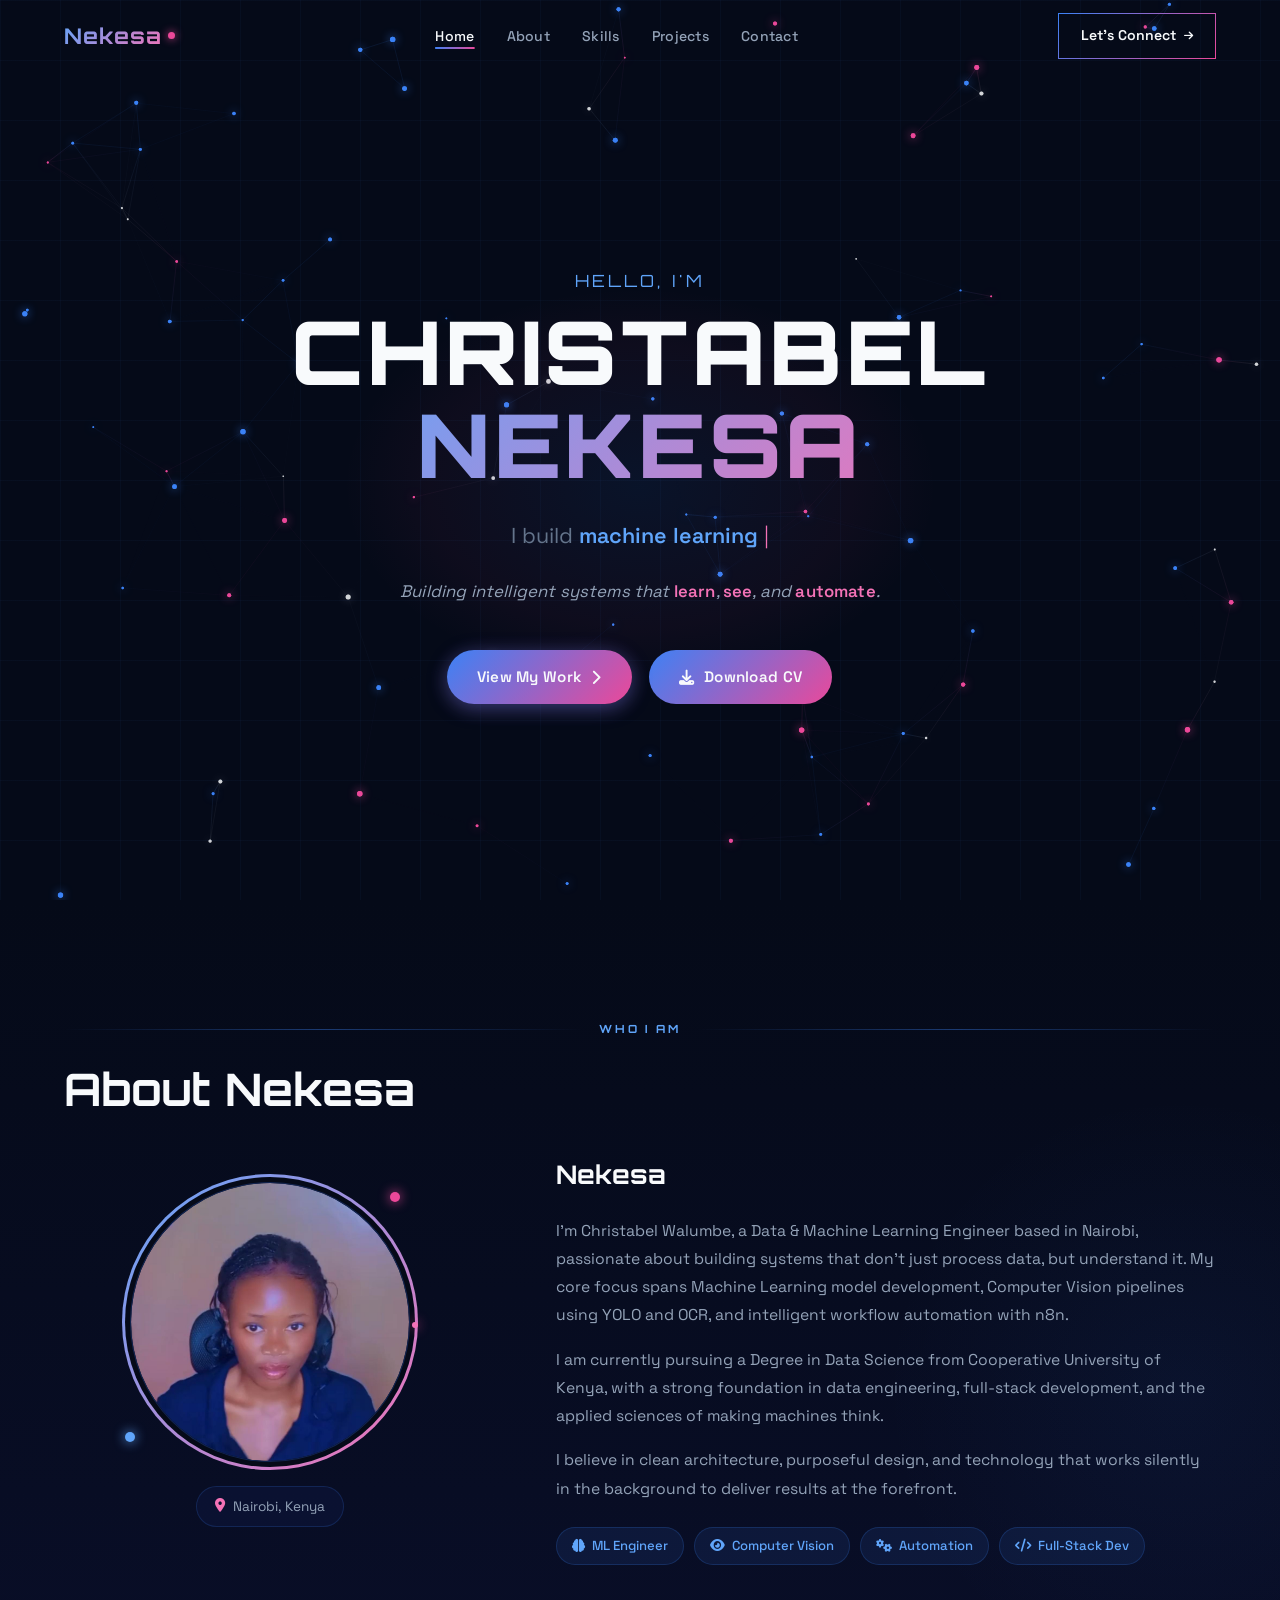
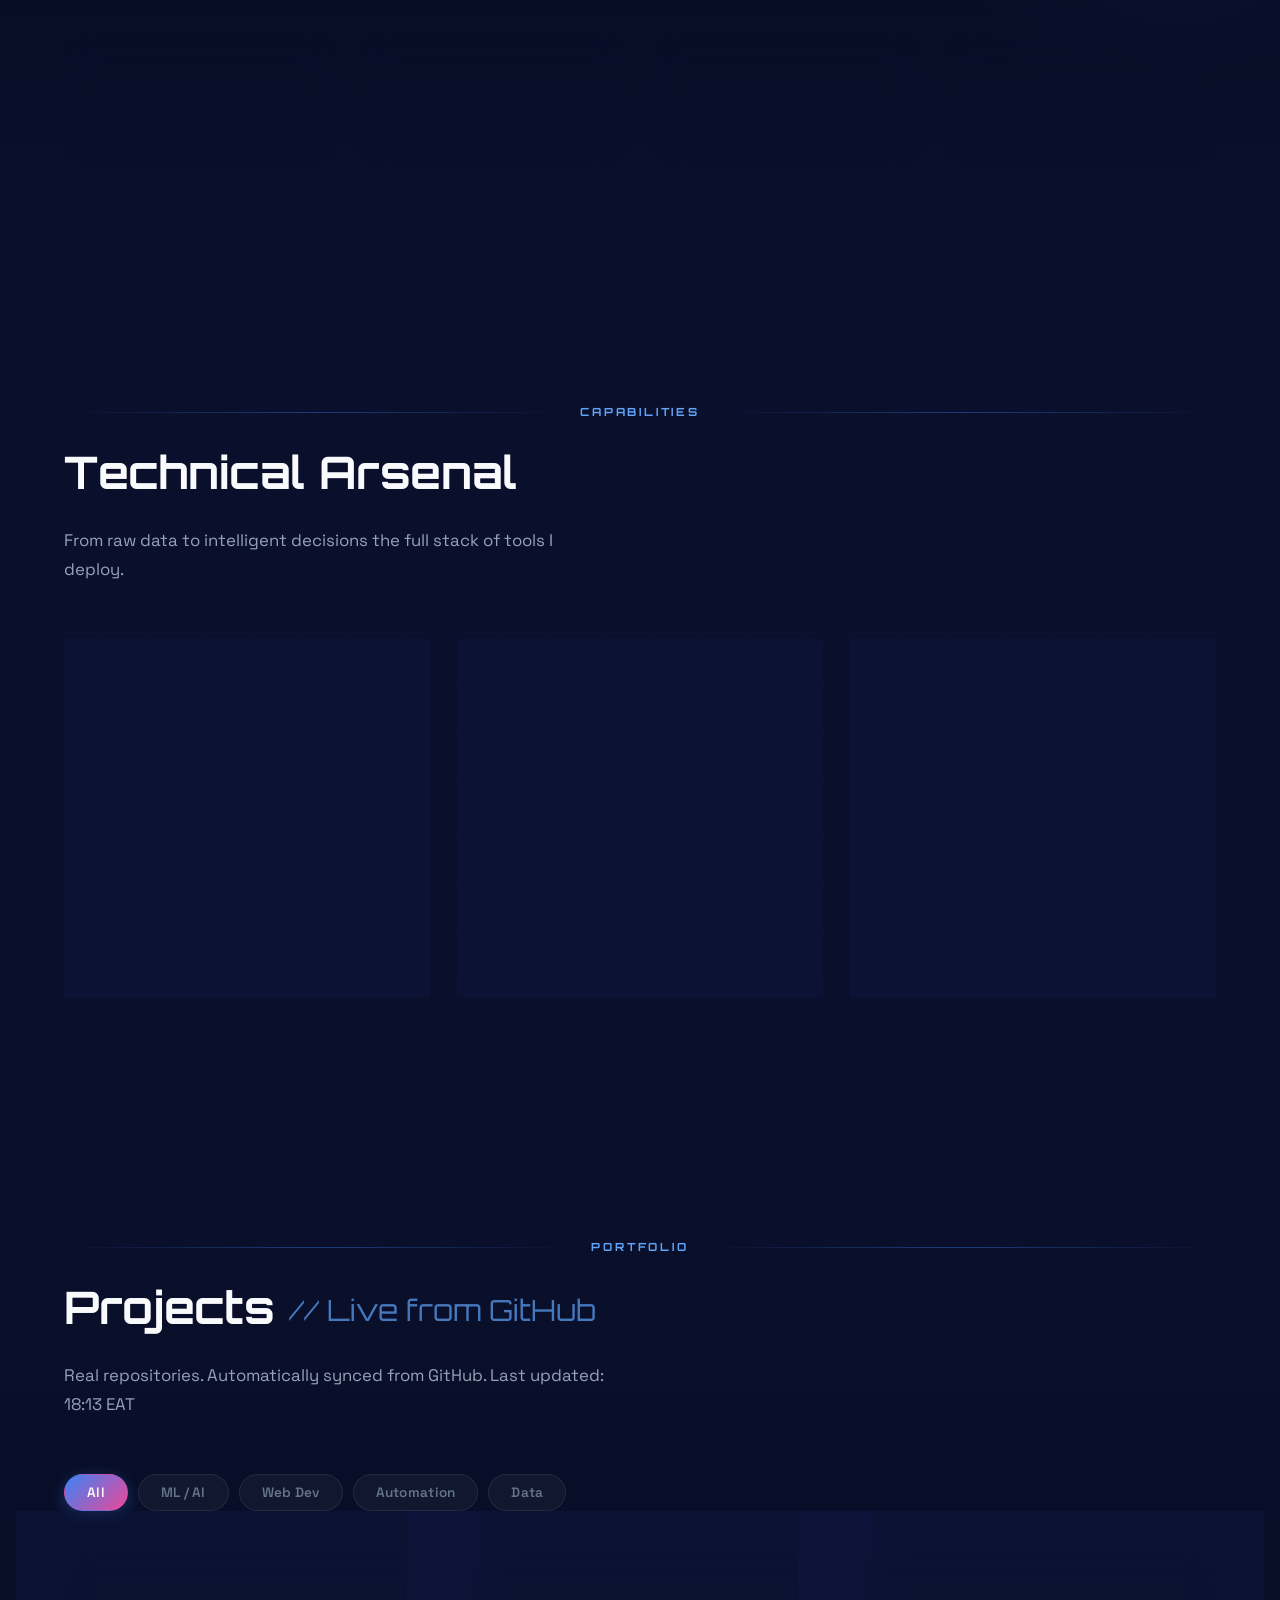
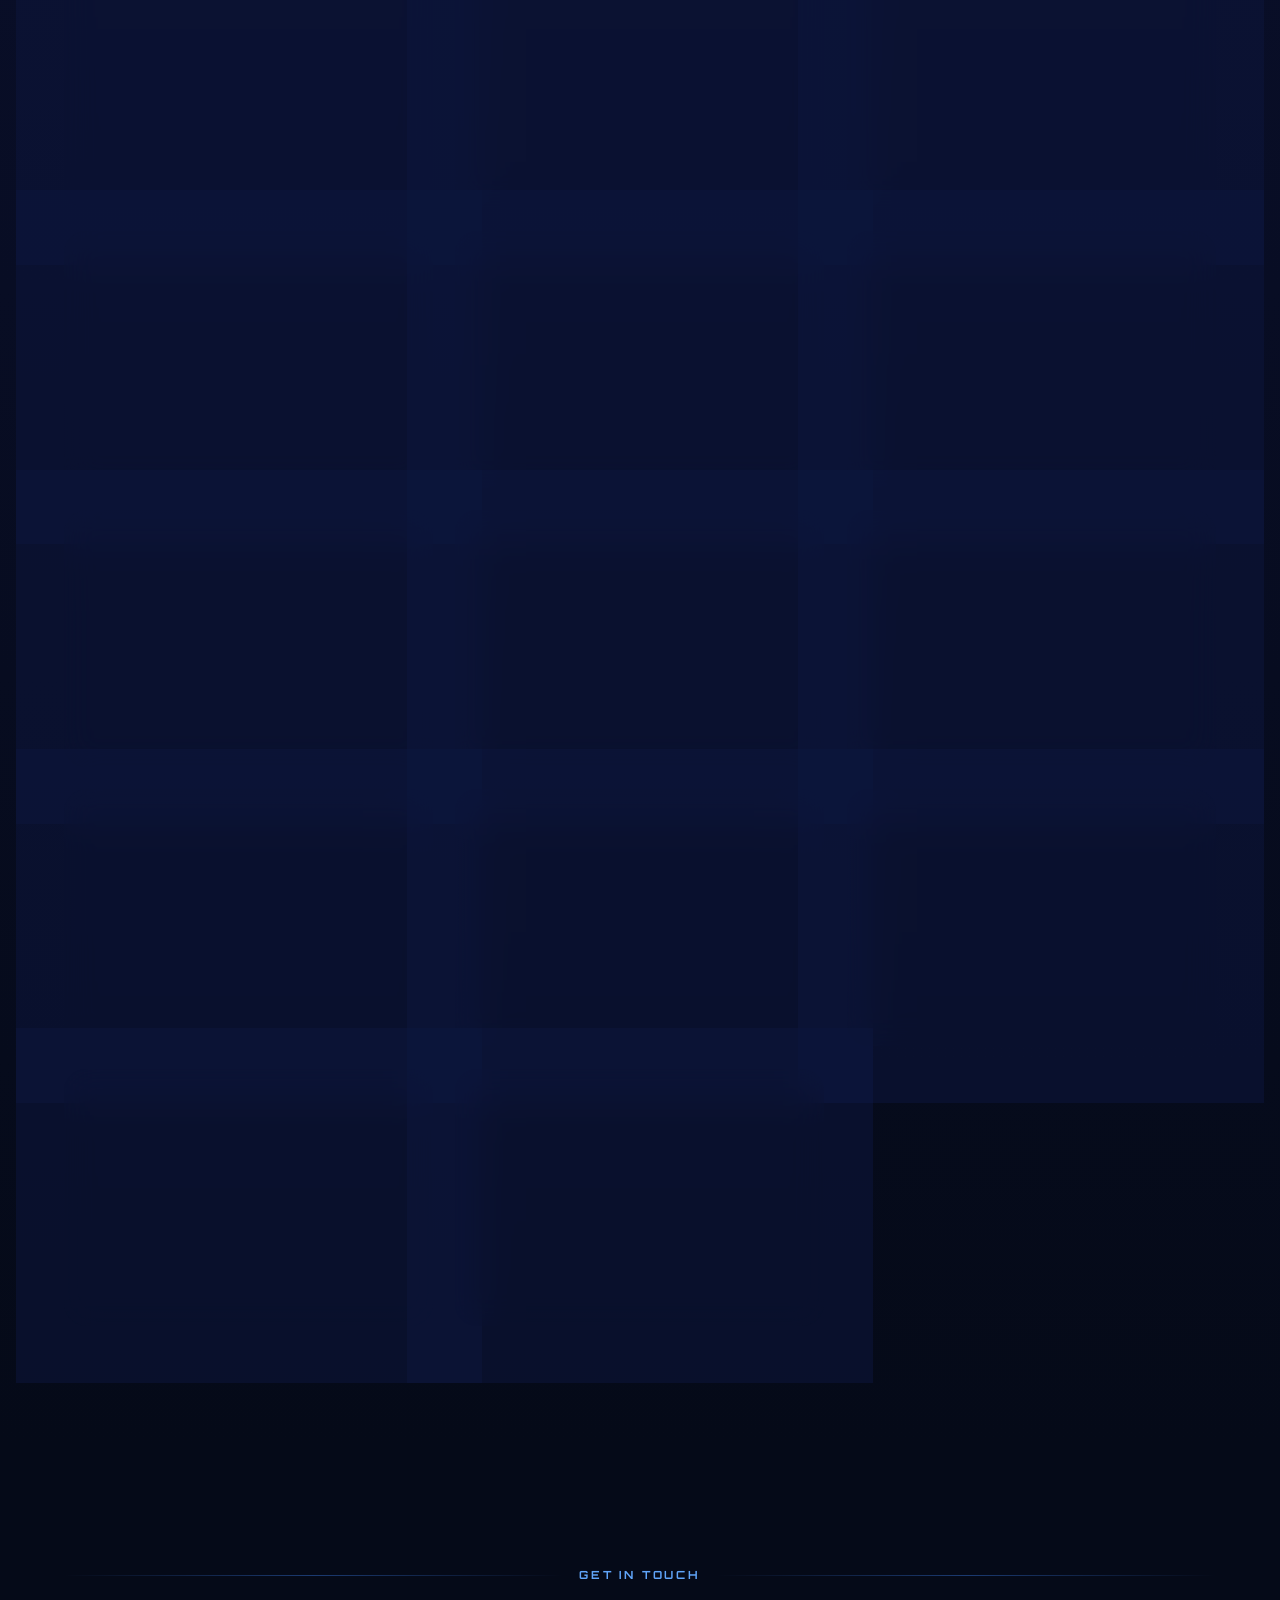
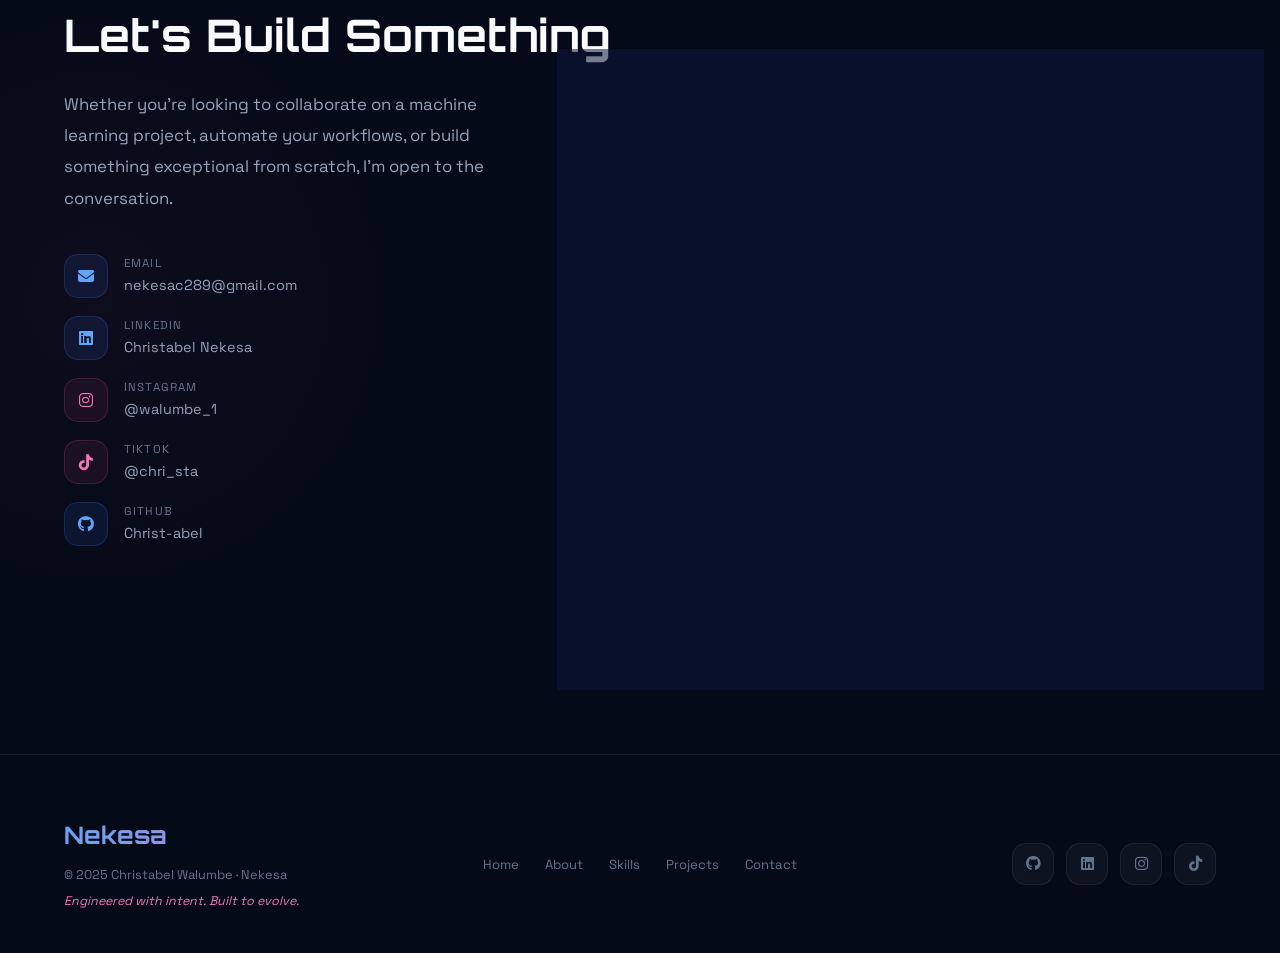
<file: index.html>
<!DOCTYPE html>
<html lang="en">

<head>
  <meta charset="UTF-8" />
  <meta name="viewport" content="width=device-width, initial-scale=1.0" />
  <title>Christabel Nekesa | ML Engineer &amp; Developer</title>
  <meta name="description"
    content="Christabel Walumbe (Nekesa) — Data &amp; Machine Learning Engineer, Computer Vision Specialist, and Automation Architect based in Nairobi. Building intelligent systems that learn, see, and automate." />
  <meta name="keywords"
    content="Machine Learning Engineer, Data Engineer, Computer Vision, YOLO, n8n Automation, Python, React, Nairobi, Kenya, Software Developer" />
  <meta name="author" content="Christabel Walumbe Nekesa" />

  <!-- Open Graph -->
  <meta property="og:title" content="Christabel Nekesa | ML Engineer &amp; Developer" />
  <meta property="og:description"
    content="Building intelligent systems that learn, see, and automate. ML Engineer · Computer Vision · Automation Architect." />
  <meta property="og:type" content="website" />
  <meta property="og:url" content="https://nekesa.dev" />
  <meta property="og:image" content="./assets/og-image.png" />

  <!-- Twitter Card -->
  <meta name="twitter:card" content="summary_large_image" />
  <meta name="twitter:title" content="Christabel Nekesa | ML Engineer &amp; Developer" />
  <meta name="twitter:description" content="Building intelligent systems that learn, see, and automate." />

  <!-- Fonts -->
  <link rel="preconnect" href="https://fonts.googleapis.com" />
  <link rel="preconnect" href="https://fonts.gstatic.com" crossorigin />
  <link
    href="https://fonts.googleapis.com/css2?family=Orbitron:wght@400;600;700;900&family=Space+Grotesk:wght@300;400;500;600;700&family=Inter:wght@300;400;500;600&display=swap"
    rel="stylesheet" />

  <!-- Icons -->
  <link rel="stylesheet" href="https://cdnjs.cloudflare.com/ajax/libs/font-awesome/6.5.0/css/all.min.css" />

  <!-- Styles -->
  <link rel="stylesheet" href="./css/style.css" />
</head>

<body>

  <!-- ============================================================ NAVBAR -->
  <nav class="navbar" id="navbar" role="navigation" aria-label="Main navigation">
    <div class="nav-container">
      <a href="#home" class="nav-logo" aria-label="Nekesa Home">
        <span class="logo-text">Nekesa</span>
        <span class="logo-dot"></span>
      </a>

      <ul class="nav-links" id="nav-links" role="list">
        <li><a href="#home" class="nav-link active" data-section="home">Home</a></li>
        <li><a href="#about" class="nav-link" data-section="about">About</a></li>
        <li><a href="#skills" class="nav-link" data-section="skills">Skills</a></li>
        <li><a href="#projects" class="nav-link" data-section="projects">Projects</a></li>
        <li><a href="#contact" class="nav-link" data-section="contact">Contact</a></li>
      </ul>

      <a href="#contact" class="nav-cta" id="nav-cta-btn" aria-label="Let's Connect">
        <span>Let's Connect</span>
        <i class="fas fa-arrow-right" aria-hidden="true"></i>
      </a>

      <button class="hamburger" id="hamburger" aria-label="Toggle mobile menu" aria-expanded="false"
        aria-controls="nav-links">
        <span class="ham-line"></span>
        <span class="ham-line"></span>
        <span class="ham-line"></span>
      </button>
    </div>
  </nav>

  <!-- ============================================================ MOBILE MENU OVERLAY -->
  <div class="mobile-menu-overlay" id="mobile-overlay" aria-hidden="true">
    <ul class="mobile-nav-links" role="list">
      <li><a href="#home" class="mobile-nav-link">Home</a></li>
      <li><a href="#about" class="mobile-nav-link">About</a></li>
      <li><a href="#skills" class="mobile-nav-link">Skills</a></li>
      <li><a href="#projects" class="mobile-nav-link">Projects</a></li>
      <li><a href="#contact" class="mobile-nav-link">Contact</a></li>
    </ul>
    <a href="#contact" class="mobile-cta">Let's Connect</a>
  </div>

  <!-- ============================================================ HERO -->
  <section class="hero" id="home" aria-label="Hero section">
    <canvas id="hero-canvas" aria-hidden="true"></canvas>
    <div class="hero-grid-overlay" aria-hidden="true"></div>

    <div class="hero-content">
      <div class="hero-greeting" data-aos="fade-up" data-aos-delay="100">
        <span class="greeting-line">Hello, I'm</span>
      </div>

      <h1 class="hero-name" data-aos="fade-up" data-aos-delay="200">
        CHRISTABEL<br /><span class="name-accent">NEKESA</span>
      </h1>

      <div class="hero-typewriter" data-aos="fade-up" data-aos-delay="400" aria-live="polite">
        <span class="typewriter-prefix">I build </span>
        <span class="typewriter-text" id="typewriter-text" aria-label="Dynamic role title"></span>
        <span class="typewriter-cursor" aria-hidden="true">|</span>
      </div>

      <p class="hero-tagline" data-aos="fade-up" data-aos-delay="600">
        Building intelligent systems that <em>learn</em>, <em>see</em>, and <em>automate</em>.
      </p>

      <div class="hero-ctas" data-aos="fade-up" data-aos-delay="800">
        <a href="#projects" class="btn btn-primary" id="view-work-btn">
          <span>View My Work</span>
          <i class="fas fa-chevron-right" aria-hidden="true"></i>
        </a>
        <a href="./assets/CV_Christabel_Nekesa.html" class="btn btn-secondary" id="download-cv-btn"
          download="CV_Christabel_Nekesa.html" target="_blank" aria-label="Download CV">
          <i class="fas fa-download" aria-hidden="true"></i>
          <span>Download CV</span>
        </a>
      </div>
    </div>

  </section>

  <!-- ============================================================ ABOUT -->
  <section class="about section" id="about" aria-label="About section">
    <div class="section-bg-decoration" aria-hidden="true"></div>
    <div class="container">
      <div class="section-label" data-aos="fade-up">
        <span class="label-line"></span>
        <span class="label-text">WHO I AM</span>
        <span class="label-line"></span>
      </div>
      <h2 class="section-title" data-aos="fade-up" data-aos-delay="100">About Nekesa</h2>

      <div class="about-grid">
        <!-- Left: Photo -->
        <div class="about-photo-col" data-aos="fade-right" data-aos-delay="200">
          <div class="photo-wrapper">
            <div class="photo-ring" aria-hidden="true"></div>
            <div class="photo-placeholder" aria-label="Profile photo of Christabel Nekesa">
              <img src="./assets/profile.jpeg" alt="Christabel Nekesa — ML Engineer & Developer" class="profile-photo"
                width="280" height="280" />
            </div>
            <div class="photo-decorations" aria-hidden="true">
              <div class="deco-dot deco-dot-1"></div>
              <div class="deco-dot deco-dot-2"></div>
              <div class="deco-dot deco-dot-3"></div>
              <div class="deco-circuit"></div>
            </div>
          </div>

          <div class="location-badge" data-aos="fade-up" data-aos-delay="400">
            <i class="fas fa-map-marker-alt" aria-hidden="true"></i>
            <span>Nairobi, Kenya</span>
          </div>
        </div>

        <!-- Right: Bio -->
        <div class="about-bio-col" data-aos="fade-left" data-aos-delay="300">
          <div class="bio-header">
            <h3 class="bio-name">Nekesa</h3>
          </div>

          <p class="bio-text">
            I'm Christabel Walumbe, a Data &amp; Machine Learning Engineer based in Nairobi, passionate about building
            systems that don't just process data, but understand it. My core focus spans Machine
            Learning model development, Computer Vision pipelines using YOLO and OCR, and intelligent workflow
            automation with n8n.
          </p>
          <p class="bio-text">
            I am currently pursuing a Degree in Data Science from Cooperative University of Kenya, with a strong
            foundation in data engineering, full-stack development, and the applied sciences of making machines think.
          </p>
          <p class="bio-text">
            I believe in clean architecture, purposeful design, and technology that works silently in the background to
            deliver results at the forefront.
          </p>

          <div class="bio-tags">
            <span class="bio-tag"><i class="fas fa-brain" aria-hidden="true"></i> ML Engineer</span>
            <span class="bio-tag"><i class="fas fa-eye" aria-hidden="true"></i> Computer Vision</span>
            <span class="bio-tag"><i class="fas fa-cogs" aria-hidden="true"></i> Automation</span>
            <span class="bio-tag"><i class="fas fa-code" aria-hidden="true"></i> Full-Stack Dev</span>
          </div>
        </div>
      </div>

      <!-- Stat Cards -->
      <div class="stat-cards" data-aos="fade-up" data-aos-delay="400">
        <div class="stat-card glass-card" id="stat-ml">
          <div class="stat-icon"><i class="fas fa-brain" aria-hidden="true"></i></div>
          <div class="stat-content">
            <div class="stat-number" data-target="12">0</div>
            <div class="stat-label">ML &amp; Computer Vision Projects</div>
          </div>
        </div>
        <div class="stat-card glass-card" id="stat-automation">
          <div class="stat-icon"><i class="fas fa-robot" aria-hidden="true"></i></div>
          <div class="stat-content">
            <div class="stat-number" data-target="20">0</div>
            <div class="stat-label">n8n Automation Workflows</div>
          </div>
        </div>
        <div class="stat-card glass-card" id="stat-web">
          <div class="stat-icon"><i class="fas fa-globe" aria-hidden="true"></i></div>
          <div class="stat-content">
            <div class="stat-number" data-target="15">0</div>
            <div class="stat-label">Web &amp; Software Applications</div>
          </div>
        </div>
        <div class="stat-card glass-card" id="stat-learning">
          <div class="stat-icon"><i class="fas fa-graduation-cap" aria-hidden="true"></i></div>
          <div class="stat-content">
            <div class="stat-badge">ACTIVE</div>
            <div class="stat-label">Currently Levelling Up</div>
          </div>
        </div>
      </div>
    </div>
  </section>

  <!-- ============================================================ SKILLS -->
  <section class="skills section" id="skills" aria-label="Skills section">
    <div class="skills-bg" aria-hidden="true"></div>
    <div class="container">
      <div class="section-label" data-aos="fade-up">
        <span class="label-line"></span>
        <span class="label-text">CAPABILITIES</span>
        <span class="label-line"></span>
      </div>
      <h2 class="section-title" data-aos="fade-up" data-aos-delay="100">Technical Arsenal</h2>
      <p class="section-subtitle" data-aos="fade-up" data-aos-delay="150">
        From raw data to intelligent decisions the full stack of tools I deploy.
      </p>

      <div class="skills-clusters">

        <!-- Cluster 1: Data & ML -->
        <div class="skill-cluster" data-aos="fade-up" data-aos-delay="200">
          <div class="cluster-header">
            <div class="cluster-icon cluster-icon-blue">
              <i class="fas fa-brain" aria-hidden="true"></i>
            </div>
            <h3 class="cluster-title">Data &amp; Machine Learning</h3>
          </div>
          <div class="skill-tags" role="list">
            <span class="skill-tag" role="listitem">Python</span>
            <span class="skill-tag" role="listitem">TensorFlow</span>
            <span class="skill-tag" role="listitem">PyTorch</span>
            <span class="skill-tag" role="listitem">Scikit-learn</span>
            <span class="skill-tag" role="listitem">Pandas</span>
            <span class="skill-tag" role="listitem">NumPy</span>
            <span class="skill-tag" role="listitem">OpenCV</span>
            <span class="skill-tag skill-tag-pink" role="listitem">YOLO v5/v8</span>
            <span class="skill-tag skill-tag-pink" role="listitem">OCR (Tesseract / EasyOCR)</span>
            <span class="skill-tag" role="listitem">Jupyter</span>
            <span class="skill-tag" role="listitem">MLflow</span>
          </div>
        </div>

        <!-- Cluster 2: Engineering & Dev -->
        <div class="skill-cluster" data-aos="fade-up" data-aos-delay="300">
          <div class="cluster-header">
            <div class="cluster-icon cluster-icon-pink">
              <i class="fas fa-code" aria-hidden="true"></i>
            </div>
            <h3 class="cluster-title">Engineering &amp; Development</h3>
          </div>
          <div class="skill-tags" role="list">
            <span class="skill-tag" role="listitem">JavaScript</span>
            <span class="skill-tag" role="listitem">React</span>
            <span class="skill-tag" role="listitem">Node.js</span>
            <span class="skill-tag skill-tag-pink" role="listitem">FastAPI</span>
            <span class="skill-tag" role="listitem">Flask</span>
            <span class="skill-tag" role="listitem">PostgreSQL</span>
            <span class="skill-tag" role="listitem">MongoDB</span>
            <span class="skill-tag" role="listitem">Docker</span>
            <span class="skill-tag" role="listitem">Git / GitHub</span>
            <span class="skill-tag skill-tag-pink" role="listitem">REST APIs</span>
          </div>
        </div>

        <!-- Cluster 3: Automation & Infra -->
        <div class="skill-cluster" data-aos="fade-up" data-aos-delay="400">
          <div class="cluster-header">
            <div class="cluster-icon cluster-icon-blue">
              <i class="fas fa-cogs" aria-hidden="true"></i>
            </div>
            <h3 class="cluster-title">Automation &amp; Infrastructure</h3>
          </div>
          <div class="skill-tags" role="list">
            <span class="skill-tag skill-tag-pink" role="listitem">n8n</span>
            <span class="skill-tag" role="listitem">Webhooks</span>
            <span class="skill-tag" role="listitem">API Integrations</span>
            <span class="skill-tag" role="listitem">GitHub Actions</span>
            <span class="skill-tag" role="listitem">Linux</span>
            <span class="skill-tag" role="listitem">AWS (Basics)</span>
            <span class="skill-tag" role="listitem">GCP (Basics)</span>
          </div>
        </div>
      </div>
    </div>
  </section>

  <!-- ============================================================ PROJECTS -->
  <section class="projects section" id="projects" aria-label="Projects section">
    <div class="container">
      <div class="section-label" data-aos="fade-up">
        <span class="label-line"></span>
        <span class="label-text">PORTFOLIO</span>
        <span class="label-line"></span>
      </div>
      <h2 class="section-title" data-aos="fade-up" data-aos-delay="100">
        Projects <span class="title-comment">// Live from GitHub</span>
      </h2>
      <p class="section-subtitle" data-aos="fade-up" data-aos-delay="150">
        Real repositories. Automatically synced from GitHub. Last updated: <span id="last-updated"
          aria-live="polite">—</span>
      </p>

      <!-- Filter Bar -->
      <div class="project-filters" data-aos="fade-up" data-aos-delay="200" role="group"
        aria-label="Filter projects by category">
        <button class="filter-btn active" data-filter="all" id="filter-all">All</button>
        <button class="filter-btn" data-filter="ml" id="filter-ml">ML / AI</button>
        <button class="filter-btn" data-filter="web" id="filter-web">Web Dev</button>
        <button class="filter-btn" data-filter="automation" id="filter-automation">Automation</button>
        <button class="filter-btn" data-filter="data" id="filter-data">Data</button>
      </div>

      <!-- Project Grid -->
      <div class="projects-grid" id="projects-grid" role="list" aria-label="Project cards">
        <!-- Skeleton loaders shown on first load -->
        <div class="project-skeleton glass-card" aria-hidden="true"></div>
        <div class="project-skeleton glass-card" aria-hidden="true"></div>
        <div class="project-skeleton glass-card" aria-hidden="true"></div>
        <div class="project-skeleton glass-card" aria-hidden="true"></div>
        <div class="project-skeleton glass-card" aria-hidden="true"></div>
        <div class="project-skeleton glass-card" aria-hidden="true"></div>
      </div>

      <!-- Error State -->
      <div class="projects-error" id="projects-error" aria-live="polite" style="display:none;">
        <i class="fas fa-exclamation-triangle" aria-hidden="true"></i>
        <p>Could not fetch projects. <button onclick="fetchGitHubRepos(true)" id="retry-projects-btn">Retry</button></p>
      </div>

      <!-- Empty State -->
      <div class="projects-empty" id="projects-empty" style="display:none;">
        <i class="fas fa-folder-open" aria-hidden="true"></i>
        <p>No projects found for this filter.</p>
      </div>
    </div>
  </section>

  <!-- ============================================================ CONTACT -->
  <section class="contact section" id="contact" aria-label="Contact section">
    <div class="contact-bg" aria-hidden="true"></div>
    <div class="container">
      <div class="section-label" data-aos="fade-up">
        <span class="label-line"></span>
        <span class="label-text">GET IN TOUCH</span>
        <span class="label-line"></span>
      </div>
      <h2 class="section-title" data-aos="fade-up" data-aos-delay="100">Let's Build Something</h2>

      <div class="contact-grid">
        <!-- Left: Info -->
        <div class="contact-info" data-aos="fade-right" data-aos-delay="200">
          <p class="contact-pitch">
            Whether you're looking to collaborate on a machine learning project, automate your workflows, or build
            something exceptional from scratch, I'm open to the conversation.
          </p>

          <ul class="contact-details" role="list">
            <li class="contact-item">
              <div class="contact-icon-wrap">
                <i class="fas fa-envelope" aria-hidden="true"></i>
              </div>
              <div class="contact-text">
                <span class="contact-label">Email</span>
                <a href="mailto:nekesac289@gmail.com" class="contact-link">nekesac289@gmail.com</a>
              </div>
            </li>
            <li class="contact-item">
              <div class="contact-icon-wrap">
                <i class="fab fa-linkedin" aria-hidden="true"></i>
              </div>
              <div class="contact-text">
                <span class="contact-label">LinkedIn</span>
                <a href="https://www.linkedin.com/in/christabel-nekesa-a18534292" target="_blank"
                  rel="noopener noreferrer" class="contact-link">Christabel Nekesa</a>
              </div>
            </li>
            <li class="contact-item">
              <div class="contact-icon-wrap contact-icon-pink">
                <i class="fab fa-instagram" aria-hidden="true"></i>
              </div>
              <div class="contact-text">
                <span class="contact-label">Instagram</span>
                <a href="https://www.instagram.com/walumbe_1" target="_blank" rel="noopener noreferrer"
                  class="contact-link">@walumbe_1</a>
              </div>
            </li>
            <li class="contact-item">
              <div class="contact-icon-wrap contact-icon-pink">
                <i class="fab fa-tiktok" aria-hidden="true"></i>
              </div>
              <div class="contact-text">
                <span class="contact-label">TikTok</span>
                <a href="https://tiktok.com/@chri_sta" target="_blank" rel="noopener noreferrer"
                  class="contact-link">@chri_sta</a>
              </div>
            </li>
            <li class="contact-item">
              <div class="contact-icon-wrap">
                <i class="fab fa-github" aria-hidden="true"></i>
              </div>
              <div class="contact-text">
                <span class="contact-label">GitHub</span>
                <a href="https://github.com/Christ-abel" target="_blank" rel="noopener noreferrer"
                  class="contact-link">Christ-abel</a>
              </div>
            </li>
          </ul>
        </div>

        <!-- Right: Form -->
        <div class="contact-form-wrap" data-aos="fade-left" data-aos-delay="300">
          <form class="contact-form glass-card" id="contact-form" action="https://formspree.io/f/meevrdwb" method="POST"
            aria-label="Contact form">
            <div class="form-row">
              <div class="form-group">
                <label for="contact-name" class="form-label">Name</label>
                <input type="text" id="contact-name" name="name" class="form-input" placeholder="Your full name"
                  required autocomplete="name" />
              </div>
              <div class="form-group">
                <label for="contact-email" class="form-label">Email</label>
                <input type="email" id="contact-email" name="email" class="form-input" placeholder="your@email.com"
                  required autocomplete="email" />
              </div>
            </div>
            <div class="form-group">
              <label for="contact-subject" class="form-label">Subject</label>
              <input type="text" id="contact-subject" name="subject" class="form-input" placeholder="What's this about?"
                required />
            </div>
            <div class="form-group">
              <label for="contact-message" class="form-label">Message</label>
              <textarea id="contact-message" name="message" class="form-input form-textarea"
                placeholder="Tell me about your project, idea, or collaboration..." rows="5" required></textarea>
            </div>

            <input type="hidden" name="_subject" value="New message from Nekesa Portfolio" />

            <button type="submit" class="btn btn-primary btn-full" id="send-message-btn">
              <span class="btn-text">Send Message</span>
              <i class="fas fa-paper-plane" aria-hidden="true"></i>
            </button>

            <div class="form-feedback" id="form-feedback" aria-live="polite"></div>
          </form>
        </div>
      </div>
    </div>
  </section>

  <!-- ============================================================ FOOTER -->
  <footer class="footer" aria-label="Footer">
    <div class="container footer-container">
      <div class="footer-left">
        <a href="#home" class="footer-logo">Nekesa</a>
        <p class="footer-copy">© 2025 Christabel Walumbe · Nekesa</p>
        <p class="footer-tagline"><em>Engineered with intent. Built to evolve.</em></p>
      </div>

      <div class="footer-center">
        <nav aria-label="Footer navigation">
          <ul class="footer-links" role="list">
            <li><a href="#home" class="footer-link">Home</a></li>
            <li><a href="#about" class="footer-link">About</a></li>
            <li><a href="#skills" class="footer-link">Skills</a></li>
            <li><a href="#projects" class="footer-link">Projects</a></li>
            <li><a href="#contact" class="footer-link">Contact</a></li>
          </ul>
        </nav>
      </div>

      <div class="footer-right">
        <div class="footer-socials">
          <a href="https://github.com/Christ-abel" target="_blank" rel="noopener noreferrer" class="social-icon"
            aria-label="GitHub">
            <i class="fab fa-github" aria-hidden="true"></i>
          </a>
          <a href="https://www.linkedin.com/in/christabel-nekesa-a18534292" target="_blank" rel="noopener noreferrer"
            class="social-icon" aria-label="LinkedIn">
            <i class="fab fa-linkedin" aria-hidden="true"></i>
          </a>
          <a href="https://www.instagram.com/walumbe_1" target="_blank" rel="noopener noreferrer" class="social-icon"
            aria-label="Instagram">
            <i class="fab fa-instagram" aria-hidden="true"></i>
          </a>
          <a href="https://tiktok.com/@chri_sta" target="_blank" rel="noopener noreferrer" class="social-icon"
            aria-label="TikTok">
            <i class="fab fa-tiktok" aria-hidden="true"></i>
          </a>
        </div>
      </div>
    </div>
  </footer>

  <!-- Scripts -->
  <script src="./js/canvas.js"></script>
  <script src="./js/main.js"></script>
  <script src="./js/github.js"></script>
</body>

</html>
</file>
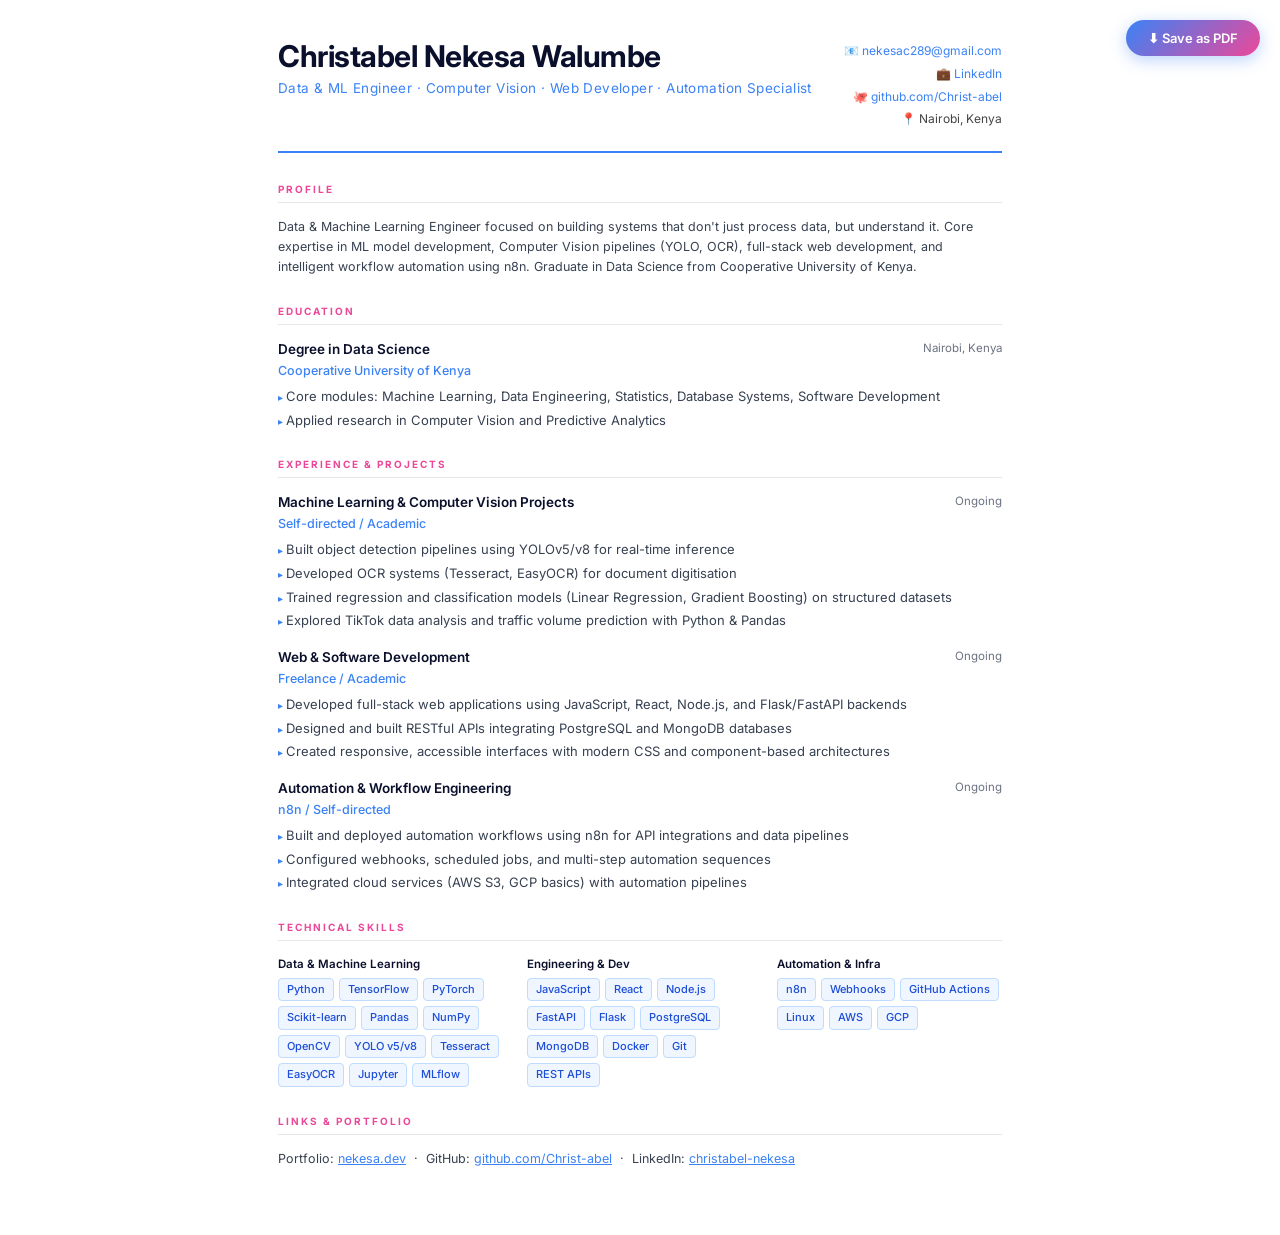
<file: assets/CV_Christabel_Nekesa.html>
<!DOCTYPE html>
<html lang="en">
<head>
  <meta charset="UTF-8" />
  <meta name="viewport" content="width=device-width, initial-scale=1.0"/>
  <title>CV – Christabel Nekesa Walumbe</title>
  <link href="https://fonts.googleapis.com/css2?family=Inter:wght@300;400;500;600;700&display=swap" rel="stylesheet"/>
  <style>
    *, *::before, *::after { box-sizing: border-box; margin: 0; padding: 0; }

    body {
      font-family: 'Inter', sans-serif;
      font-size: 13px;
      line-height: 1.6;
      color: #1a1a2e;
      background: #fff;
      max-width: 820px;
      margin: 0 auto;
      padding: 40px 48px;
    }

    /* ---- HEADER ---- */
    .cv-header {
      display: flex;
      justify-content: space-between;
      align-items: flex-start;
      border-bottom: 2.5px solid #3B82F6;
      padding-bottom: 20px;
      margin-bottom: 28px;
    }
    .cv-name {
      font-size: 30px;
      font-weight: 700;
      color: #0A0F2C;
      letter-spacing: -0.5px;
      line-height: 1.1;
    }
    .cv-title {
      font-size: 13.5px;
      font-weight: 400;
      color: #3B82F6;
      margin-top: 5px;
      letter-spacing: 0.03em;
    }
    .cv-contacts {
      text-align: right;
      font-size: 12px;
      color: #444;
      line-height: 1.9;
    }
    .cv-contacts a { color: #3B82F6; text-decoration: none; }

    /* ---- SECTIONS ---- */
    .cv-section { margin-bottom: 26px; }
    .cv-section-title {
      font-size: 10px;
      font-weight: 700;
      text-transform: uppercase;
      letter-spacing: 0.2em;
      color: #EC4899;
      border-bottom: 1px solid #e5e7eb;
      padding-bottom: 5px;
      margin-bottom: 14px;
    }

    /* ---- ENTRY ---- */
    .entry { margin-bottom: 16px; }
    .entry-header {
      display: flex;
      justify-content: space-between;
      align-items: flex-start;
      margin-bottom: 4px;
    }
    .entry-title {
      font-size: 13.5px;
      font-weight: 600;
      color: #0A0F2C;
    }
    .entry-org {
      font-size: 12.5px;
      color: #3B82F6;
      font-weight: 500;
    }
    .entry-date {
      font-size: 11.5px;
      color: #6b7280;
      white-space: nowrap;
      margin-left: 12px;
    }
    .entry-desc {
      font-size: 12.5px;
      color: #374151;
      margin-top: 3px;
    }
    ul.entry-bullets {
      list-style: none;
      margin-top: 5px;
    }
    ul.entry-bullets li::before {
      content: "▸ ";
      color: #3B82F6;
      font-size: 10px;
    }
    ul.entry-bullets li {
      margin-bottom: 3px;
      padding-left: 12px;
      text-indent: -12px;
      color: #374151;
    }

    /* ---- SKILLS GRID ---- */
    .skills-grid {
      display: grid;
      grid-template-columns: repeat(3, 1fr);
      gap: 12px 24px;
    }
    .skill-group-title {
      font-size: 11.5px;
      font-weight: 600;
      color: #0A0F2C;
      margin-bottom: 4px;
    }
    .skill-tags {
      display: flex;
      flex-wrap: wrap;
      gap: 5px;
    }
    .skill-tag {
      background: #EFF6FF;
      color: #1D4ED8;
      border: 1px solid #BFDBFE;
      border-radius: 4px;
      padding: 2px 8px;
      font-size: 11px;
      font-weight: 500;
    }

    /* ---- PRINT ---- */
    @media print {
      body { padding: 24px 32px; }
      .print-btn { display: none; }
    }

    /* ---- PRINT BUTTON ---- */
    .print-btn {
      position: fixed;
      top: 20px;
      right: 20px;
      background: linear-gradient(135deg, #3B82F6, #EC4899);
      color: #fff;
      border: none;
      padding: 10px 22px;
      border-radius: 999px;
      font-family: 'Inter', sans-serif;
      font-size: 13px;
      font-weight: 600;
      cursor: pointer;
      box-shadow: 0 4px 16px rgba(59,130,246,0.35);
    }
    .print-btn:hover { opacity: 0.9; }
  </style>
</head>
<body>

  <button class="print-btn" onclick="window.print()">⬇ Save as PDF</button>

  <!-- HEADER -->
  <header class="cv-header">
    <div>
      <div class="cv-name">Christabel Nekesa Walumbe</div>
      <div class="cv-title">Data &amp; ML Engineer · Computer Vision · Web Developer · Automation Specialist</div>
    </div>
    <div class="cv-contacts">
      <div>📧 <a href="mailto:nekesac289@gmail.com">nekesac289@gmail.com</a></div>
      <div>💼 <a href="https://linkedin.com/in/christabel-nekesa-a18534292">LinkedIn</a></div>
      <div>🐙 <a href="https://github.com/Christ-abel">github.com/Christ-abel</a></div>
      <div>📍 Nairobi, Kenya</div>
    </div>
  </header>

  <!-- PROFILE -->
  <section class="cv-section">
    <div class="cv-section-title">Profile</div>
    <p class="entry-desc">
      Data &amp; Machine Learning Engineer focused on building systems that don't just process data, but understand it.
      Core expertise in ML model development, Computer Vision pipelines (YOLO, OCR), full-stack web development,
      and intelligent workflow automation using n8n. Graduate in Data Science from Cooperative University of Kenya.
    </p>
  </section>

  <!-- EDUCATION -->
  <section class="cv-section">
    <div class="cv-section-title">Education</div>
    <div class="entry">
      <div class="entry-header">
        <div>
          <div class="entry-title">Degree in Data Science</div>
          <div class="entry-org">Cooperative University of Kenya</div>
        </div>
        <div class="entry-date">Nairobi, Kenya</div>
      </div>
      <ul class="entry-bullets">
        <li>Core modules: Machine Learning, Data Engineering, Statistics, Database Systems, Software Development</li>
        <li>Applied research in Computer Vision and Predictive Analytics</li>
      </ul>
    </div>
  </section>

  <!-- EXPERIENCE -->
  <section class="cv-section">
    <div class="cv-section-title">Experience &amp; Projects</div>

    <div class="entry">
      <div class="entry-header">
        <div>
          <div class="entry-title">Machine Learning &amp; Computer Vision Projects</div>
          <div class="entry-org">Self-directed / Academic</div>
        </div>
        <div class="entry-date">Ongoing</div>
      </div>
      <ul class="entry-bullets">
        <li>Built object detection pipelines using YOLOv5/v8 for real-time inference</li>
        <li>Developed OCR systems (Tesseract, EasyOCR) for document digitisation</li>
        <li>Trained regression and classification models (Linear Regression, Gradient Boosting) on structured datasets</li>
        <li>Explored TikTok data analysis and traffic volume prediction with Python &amp; Pandas</li>
      </ul>
    </div>

    <div class="entry">
      <div class="entry-header">
        <div>
          <div class="entry-title">Web &amp; Software Development</div>
          <div class="entry-org">Freelance / Academic</div>
        </div>
        <div class="entry-date">Ongoing</div>
      </div>
      <ul class="entry-bullets">
        <li>Developed full-stack web applications using JavaScript, React, Node.js, and Flask/FastAPI backends</li>
        <li>Designed and built RESTful APIs integrating PostgreSQL and MongoDB databases</li>
        <li>Created responsive, accessible interfaces with modern CSS and component-based architectures</li>
      </ul>
    </div>

    <div class="entry">
      <div class="entry-header">
        <div>
          <div class="entry-title">Automation &amp; Workflow Engineering</div>
          <div class="entry-org">n8n / Self-directed</div>
        </div>
        <div class="entry-date">Ongoing</div>
      </div>
      <ul class="entry-bullets">
        <li>Built and deployed automation workflows using n8n for API integrations and data pipelines</li>
        <li>Configured webhooks, scheduled jobs, and multi-step automation sequences</li>
        <li>Integrated cloud services (AWS S3, GCP basics) with automation pipelines</li>
      </ul>
    </div>
  </section>

  <!-- SKILLS -->
  <section class="cv-section">
    <div class="cv-section-title">Technical Skills</div>
    <div class="skills-grid">
      <div>
        <div class="skill-group-title">Data &amp; Machine Learning</div>
        <div class="skill-tags">
          <span class="skill-tag">Python</span>
          <span class="skill-tag">TensorFlow</span>
          <span class="skill-tag">PyTorch</span>
          <span class="skill-tag">Scikit-learn</span>
          <span class="skill-tag">Pandas</span>
          <span class="skill-tag">NumPy</span>
          <span class="skill-tag">OpenCV</span>
          <span class="skill-tag">YOLO v5/v8</span>
          <span class="skill-tag">Tesseract</span>
          <span class="skill-tag">EasyOCR</span>
          <span class="skill-tag">Jupyter</span>
          <span class="skill-tag">MLflow</span>
        </div>
      </div>
      <div>
        <div class="skill-group-title">Engineering &amp; Dev</div>
        <div class="skill-tags">
          <span class="skill-tag">JavaScript</span>
          <span class="skill-tag">React</span>
          <span class="skill-tag">Node.js</span>
          <span class="skill-tag">FastAPI</span>
          <span class="skill-tag">Flask</span>
          <span class="skill-tag">PostgreSQL</span>
          <span class="skill-tag">MongoDB</span>
          <span class="skill-tag">Docker</span>
          <span class="skill-tag">Git</span>
          <span class="skill-tag">REST APIs</span>
        </div>
      </div>
      <div>
        <div class="skill-group-title">Automation &amp; Infra</div>
        <div class="skill-tags">
          <span class="skill-tag">n8n</span>
          <span class="skill-tag">Webhooks</span>
          <span class="skill-tag">GitHub Actions</span>
          <span class="skill-tag">Linux</span>
          <span class="skill-tag">AWS</span>
          <span class="skill-tag">GCP</span>
        </div>
      </div>
    </div>
  </section>

  <!-- LINKS -->
  <section class="cv-section">
    <div class="cv-section-title">Links &amp; Portfolio</div>
    <div class="entry-desc">
      Portfolio: <a href="https://nekesa.dev" style="color:#3B82F6;">nekesa.dev</a> &nbsp;·&nbsp;
      GitHub: <a href="https://github.com/Christ-abel" style="color:#3B82F6;">github.com/Christ-abel</a> &nbsp;·&nbsp;
      LinkedIn: <a href="https://linkedin.com/in/christabel-nekesa-a18534292" style="color:#3B82F6;">christabel-nekesa</a>
    </div>
  </section>

</body>
</html>
</file>
<file: css/style.css>
/* ============================================================
   NEKESA PORTFOLIO — STYLE SYSTEM
   ============================================================ */

/* ---- 1. DESIGN TOKENS ------------------------------------ */
:root {
  --bg-deep:        #050A18;
  --bg-dark:        #0A0F2C;
  --bg-card:        rgba(10, 15, 44, 0.65);
  --bg-card-hover:  rgba(16, 23, 58, 0.85);

  --blue-400:       #60A5FA;
  --blue-500:       #3B82F6;
  --blue-600:       #2563EB;
  --pink-400:       #F472B6;
  --pink-500:       #EC4899;
  --pink-600:       #DB2777;

  --text-white:     #F8FAFC;
  --text-muted:     #94A3B8;
  --text-dim:       #64748B;

  --gradient-bp:    linear-gradient(135deg, var(--blue-500), var(--pink-500));
  --gradient-pb:    linear-gradient(135deg, var(--pink-500), var(--blue-500));
  --gradient-hero:  linear-gradient(135deg, var(--blue-400) 0%, var(--pink-400) 100%);

  --glass-bg:       rgba(14, 22, 60, 0.55);
  --glass-border:   rgba(59, 130, 246, 0.18);
  --glass-blur:     blur(16px);

  --border-subtle:  rgba(255,255,255,0.06);
  --border-glow:    rgba(59,130,246,0.35);

  --shadow-glow-blue: 0 0 40px rgba(59,130,246,0.22), 0 0 80px rgba(59,130,246,0.08);
  --shadow-glow-pink: 0 0 40px rgba(236,72,153,0.22), 0 0 80px rgba(236,72,153,0.08);
  --shadow-card:      0 8px 32px rgba(0,0,0,0.45), 0 0 0 1px var(--glass-border);

  --font-display:   'Orbitron', 'Space Grotesk', sans-serif;
  --font-body:      'Space Grotesk', 'Inter', sans-serif;
  --font-mono:      'Inter', monospace;

  --radius-sm:      8px;
  --radius-md:      14px;
  --radius-lg:      22px;
  --radius-pill:    999px;

  --transition-fast:   0.18s ease;
  --transition-base:   0.3s ease;
  --transition-slow:   0.55s cubic-bezier(0.23, 1, 0.32, 1);

  --nav-h:          72px;
  --section-pad:    120px;
}

/* ---- 2. RESET & BASE ------------------------------------- */
*, *::before, *::after { box-sizing: border-box; margin: 0; padding: 0; }
html { scroll-behavior: smooth; font-size: 16px; }
body {
  background: var(--bg-deep);
  color: var(--text-white);
  font-family: var(--font-body);
  line-height: 1.7;
  overflow-x: hidden;
  -webkit-font-smoothing: antialiased;
}
a { color: inherit; text-decoration: none; }
ul { list-style: none; }
img { display: block; max-width: 100%; }
button { cursor: pointer; font-family: inherit; border: none; background: none; }

.container {
  max-width: 1200px;
  margin: 0 auto;
  padding: 0 24px;
  position: relative;
  z-index: 1;
}
.section { padding: var(--section-pad) 0; position: relative; overflow: hidden; }

/* ---- 3. SCROLLBAR ---------------------------------------- */
::-webkit-scrollbar { width: 6px; }
::-webkit-scrollbar-track { background: var(--bg-deep); }
::-webkit-scrollbar-thumb { background: var(--blue-500); border-radius: 3px; }

/* ---- 4. SELECTION ---------------------------------------- */
::selection { background: rgba(59,130,246,0.3); color: var(--text-white); }

/* ============================================================
   COMPONENTS
   ============================================================ */

/* ---- GLASS CARD ------------------------------------------ */
.glass-card {
  background: var(--glass-bg);
  border: 1px solid var(--glass-border);
  backdrop-filter: var(--glass-blur);
  -webkit-backdrop-filter: var(--glass-blur);
  border-radius: var(--radius-lg);
  box-shadow: var(--shadow-card);
}

/* ---- BUTTONS --------------------------------------------- */
.btn {
  display: inline-flex;
  align-items: center;
  gap: 10px;
  padding: 14px 30px;
  border-radius: var(--radius-pill);
  font-family: var(--font-body);
  font-size: 0.95rem;
  font-weight: 600;
  letter-spacing: 0.02em;
  transition: all var(--transition-base);
  position: relative;
  overflow: hidden;
  white-space: nowrap;
}
.btn::before {
  content: '';
  position: absolute;
  inset: 0;
  background: rgba(255,255,255,0.06);
  opacity: 0;
  transition: opacity var(--transition-fast);
}
.btn:hover::before { opacity: 1; }

.btn-primary {
  background: var(--gradient-bp);
  color: var(--text-white);
  box-shadow: 0 4px 20px rgba(59,130,246,0.35), 0 4px 20px rgba(236,72,153,0.2);
}
.btn-primary:hover {
  transform: translateY(-2px);
  box-shadow: 0 8px 32px rgba(59,130,246,0.5), 0 8px 32px rgba(236,72,153,0.3);
}
.btn-secondary {
  background: transparent;
  color: var(--text-white);
  border: 1.5px solid transparent;
  background-clip: padding-box;
  position: relative;
}
.btn-secondary::after {
  content: '';
  position: absolute;
  inset: -1.5px;
  border-radius: inherit;
  background: var(--gradient-bp);
  z-index: -1;
}
.btn-secondary:hover {
  background: rgba(59,130,246,0.08);
  transform: translateY(-2px);
}
.btn-full { width: 100%; justify-content: center; }

/* ---- SECTION LABELS -------------------------------------- */
.section-label {
  display: flex;
  align-items: center;
  gap: 16px;
  margin-bottom: 12px;
}
.label-text {
  font-family: var(--font-display);
  font-size: 0.7rem;
  font-weight: 700;
  letter-spacing: 0.25em;
  color: var(--blue-400);
  white-space: nowrap;
}
.label-line {
  flex: 1;
  height: 1px;
  background: linear-gradient(90deg, transparent, var(--blue-500), transparent);
  opacity: 0.4;
}

/* ---- SECTION TITLES -------------------------------------- */
.section-title {
  font-family: var(--font-display);
  font-size: clamp(1.8rem, 3.5vw, 2.8rem);
  font-weight: 700;
  color: var(--text-white);
  margin-bottom: 16px;
}
.section-subtitle {
  font-size: 1.05rem;
  color: var(--text-muted);
  max-width: 540px;
  margin-bottom: 56px;
}
.title-comment {
  color: var(--blue-400);
  font-size: 0.65em;
  font-weight: 400;
  opacity: 0.7;
  vertical-align: middle;
}

/* AOS-like animation system */
/* Only hides elements when JS is running AND viewport is real (not 0x0) */
body.js-ready [data-aos]:not(.aos-visible) {
  opacity: 0;
  transform: translateY(24px);
  transition: opacity 0.65s ease, transform 0.65s cubic-bezier(0.23,1,0.32,1);
}
body.js-ready [data-aos="fade-right"]:not(.aos-visible) { transform: translateX(-30px); }
body.js-ready [data-aos="fade-left"]:not(.aos-visible)  { transform: translateX(30px); }

[data-aos].aos-visible {
  opacity: 1 !important;
  transform: none !important;
}
[data-aos][data-aos-delay="100"] { transition-delay: 0.1s; }
[data-aos][data-aos-delay="150"] { transition-delay: 0.15s; }
[data-aos][data-aos-delay="200"] { transition-delay: 0.2s; }
[data-aos][data-aos-delay="300"] { transition-delay: 0.3s; }
[data-aos][data-aos-delay="400"] { transition-delay: 0.4s; }
[data-aos][data-aos-delay="600"] { transition-delay: 0.6s; }
[data-aos][data-aos-delay="800"] { transition-delay: 0.8s; }

/* Hero content is always visible regardless */
.hero [data-aos] {
  opacity: 1 !important;
  transform: none !important;
  transition: none !important;
}

/* ============================================================
   NAVBAR
   ============================================================ */
.navbar {
  position: fixed;
  top: 0;
  left: 0;
  right: 0;
  z-index: 1000;
  height: var(--nav-h);
  transition: all var(--transition-base);
}
.navbar.scrolled {
  background: rgba(5,10,24,0.88);
  backdrop-filter: blur(20px);
  -webkit-backdrop-filter: blur(20px);
  border-bottom: 1px solid var(--border-subtle);
  box-shadow: 0 4px 30px rgba(0,0,0,0.3);
}
.nav-container {
  max-width: 1200px;
  margin: 0 auto;
  padding: 0 24px;
  height: 100%;
  display: flex;
  align-items: center;
  justify-content: space-between;
  gap: 32px;
}

/* Logo */
.nav-logo {
  display: flex;
  align-items: center;
  gap: 6px;
  flex-shrink: 0;
}
.logo-text {
  font-family: var(--font-display);
  font-size: 1.35rem;
  font-weight: 700;
  background: var(--gradient-hero);
  -webkit-background-clip: text;
  -webkit-text-fill-color: transparent;
  background-clip: text;
  letter-spacing: 0.05em;
}
.logo-dot {
  width: 7px;
  height: 7px;
  border-radius: 50%;
  background: var(--pink-500);
  box-shadow: 0 0 8px var(--pink-500);
  animation: pulse-dot 2s ease-in-out infinite;
}
@keyframes pulse-dot {
  0%, 100% { transform: scale(1); opacity: 1; }
  50% { transform: scale(1.5); opacity: 0.6; }
}

/* Nav Links */
.nav-links {
  display: flex;
  align-items: center;
  gap: 4px;
}
.nav-link {
  font-size: 0.88rem;
  font-weight: 500;
  color: var(--text-muted);
  padding: 8px 14px;
  border-radius: var(--radius-sm);
  transition: all var(--transition-fast);
  position: relative;
  letter-spacing: 0.02em;
}
.nav-link::after {
  content: '';
  position: absolute;
  bottom: 4px;
  left: 50%;
  transform: translateX(-50%) scaleX(0);
  width: 60%;
  height: 2px;
  background: var(--gradient-bp);
  border-radius: 1px;
  transition: transform var(--transition-fast);
}
.nav-link:hover, .nav-link.active { color: var(--text-white); }
.nav-link:hover::after, .nav-link.active::after { transform: translateX(-50%) scaleX(1); }

/* CTA */
.nav-cta {
  display: flex;
  align-items: center;
  gap: 8px;
  padding: 10px 22px;
  border-radius: var(--radius-pill);
  font-size: 0.88rem;
  font-weight: 600;
  color: var(--text-white);
  border: 1.5px solid;
  border-image: var(--gradient-bp) 1;
  position: relative;
  overflow: hidden;
  transition: all var(--transition-base);
  flex-shrink: 0;
}
.nav-cta::before {
  content: '';
  position: absolute;
  inset: 0;
  background: var(--gradient-bp);
  opacity: 0;
  transition: opacity var(--transition-base);
}
.nav-cta:hover::before { opacity: 0.15; }
.nav-cta i { font-size: 0.75em; transition: transform var(--transition-fast); }
.nav-cta:hover i { transform: translateX(3px); }

/* Hamburger */
.hamburger {
  display: none;
  flex-direction: column;
  gap: 5px;
  padding: 6px;
  border-radius: var(--radius-sm);
  transition: background var(--transition-fast);
}
.hamburger:hover { background: rgba(255,255,255,0.05); }
.ham-line {
  display: block;
  width: 24px;
  height: 2px;
  background: var(--text-white);
  border-radius: 1px;
  transition: all 0.3s ease;
}
.hamburger.open .ham-line:nth-child(1) { transform: translateY(7px) rotate(45deg); }
.hamburger.open .ham-line:nth-child(2) { opacity: 0; transform: scaleX(0); }
.hamburger.open .ham-line:nth-child(3) { transform: translateY(-7px) rotate(-45deg); }

/* Mobile Menu */
.mobile-menu-overlay {
  position: fixed;
  inset: 0;
  z-index: 999;
  background: rgba(5,10,24,0.97);
  backdrop-filter: blur(24px);
  -webkit-backdrop-filter: blur(24px);
  display: flex;
  flex-direction: column;
  align-items: center;
  justify-content: center;
  gap: 12px;
  opacity: 0;
  visibility: hidden;
  pointer-events: none;
  transform: translateY(-10px);
  transition: opacity 0.35s ease, transform 0.35s ease, visibility 0s 0.35s;
}
.mobile-menu-overlay.open {
  opacity: 1;
  visibility: visible;
  pointer-events: all;
  transform: translateY(0);
  transition: opacity 0.35s ease, transform 0.35s ease, visibility 0s;
}
.mobile-nav-links { display: flex; flex-direction: column; align-items: center; gap: 8px; }
.mobile-nav-link {
  font-family: var(--font-display);
  font-size: 1.5rem;
  font-weight: 600;
  color: var(--text-muted);
  padding: 12px 32px;
  border-radius: var(--radius-md);
  transition: all var(--transition-base);
  letter-spacing: 0.08em;
}
.mobile-nav-link:hover { color: var(--text-white); background: rgba(59,130,246,0.08); }
.mobile-cta {
  margin-top: 20px;
  padding: 14px 40px;
  border-radius: var(--radius-pill);
  font-size: 1rem;
  font-weight: 600;
  color: var(--text-white);
  background: var(--gradient-bp);
  display: inline-block;
}

/* ============================================================
   HERO SECTION
   ============================================================ */
.hero {
  position: relative;
  min-height: 100vh;
  display: flex;
  align-items: center;
  justify-content: center;
  overflow: hidden;
  padding: var(--nav-h) 24px 0;
}

#hero-canvas {
  position: absolute;
  inset: 0;
  width: 100%;
  height: 100%;
  z-index: 0;
}

.hero-grid-overlay {
  position: absolute;
  inset: 0;
  background-image:
    linear-gradient(rgba(59,130,246,0.04) 1px, transparent 1px),
    linear-gradient(90deg, rgba(59,130,246,0.04) 1px, transparent 1px);
  background-size: 60px 60px;
  z-index: 0;
}

.hero-content {
  position: relative;
  z-index: 2;
  text-align: center;
  max-width: 860px;
  padding: 40px 0;
}

/* Glow orb behind hero text */
.hero-content::before {
  content: '';
  position: absolute;
  top: 50%;
  left: 50%;
  transform: translate(-50%, -50%);
  width: 600px;
  height: 400px;
  border-radius: 50%;
  background: radial-gradient(ellipse, rgba(59,130,246,0.08) 0%, rgba(236,72,153,0.04) 50%, transparent 70%);
  pointer-events: none;
  z-index: -1;
}

.hero-greeting {
  margin-bottom: 10px;
}
.greeting-line {
  font-size: 1.05rem;
  font-weight: 400;
  color: var(--blue-400);
  letter-spacing: 0.18em;
  text-transform: uppercase;
  font-family: var(--font-display);
}

.hero-name {
  font-family: var(--font-display);
  font-size: clamp(2.8rem, 7vw, 5.5rem);
  font-weight: 900;
  line-height: 1.05;
  letter-spacing: 0.04em;
  margin-bottom: 28px;
  color: var(--text-white);
}
.name-accent {
  background: var(--gradient-hero);
  -webkit-background-clip: text;
  -webkit-text-fill-color: transparent;
  background-clip: text;
  display: block;
}

/* Typewriter */
.hero-typewriter {
  font-size: clamp(1rem, 2.2vw, 1.35rem);
  color: var(--text-muted);
  margin-bottom: 20px;
  min-height: 1.8em;
  font-weight: 400;
}
.typewriter-prefix { color: var(--text-dim); }
#typewriter-text {
  color: var(--blue-400);
  font-weight: 600;
}
.typewriter-cursor {
  color: var(--pink-400);
  animation: blink 0.9s step-end infinite;
  font-weight: 300;
}
@keyframes blink { 0%, 100% { opacity: 1; } 50% { opacity: 0; } }

.hero-tagline {
  font-size: 1.05rem;
  color: var(--text-muted);
  margin-bottom: 44px;
  font-style: italic;
  letter-spacing: 0.01em;
}
.hero-tagline em {
  color: var(--pink-400);
  font-style: normal;
  font-weight: 600;
}

.hero-ctas {
  display: flex;
  align-items: center;
  justify-content: center;
  gap: 16px;
  flex-wrap: wrap;
}



/* ============================================================
   ABOUT SECTION
   ============================================================ */
.about { background: linear-gradient(180deg, var(--bg-deep) 0%, var(--bg-dark) 100%); }
.section-bg-decoration {
  position: absolute;
  top: 50%;
  right: -200px;
  transform: translateY(-50%);
  width: 600px;
  height: 600px;
  border-radius: 50%;
  background: radial-gradient(circle, rgba(59,130,246,0.055) 0%, transparent 70%);
  pointer-events: none;
}

.about-grid {
  display: grid;
  grid-template-columns: 1fr 1.6fr;
  gap: 80px;
  align-items: center;
  margin-bottom: 72px;
}

/* Photo column */
.about-photo-col {
  display: flex;
  flex-direction: column;
  align-items: center;
  gap: 24px;
}
.photo-wrapper {
  position: relative;
  width: 280px;
  height: 280px;
}
.photo-ring {
  position: absolute;
  inset: -8px;
  border-radius: 50%;
  background: var(--gradient-hero);
  padding: 3px;
  animation: rotate-ring 8s linear infinite;
  z-index: 0;
}
.photo-ring::after {
  content: '';
  position: absolute;
  inset: 3px;
  border-radius: 50%;
  background: var(--bg-deep);
}
@keyframes rotate-ring {
  from { transform: rotate(0deg); }
  to { transform: rotate(360deg); }
}
.photo-placeholder {
  position: absolute;
  inset: 0;
  border-radius: 50%;
  background: var(--glass-bg);
  border: 1px solid var(--glass-border);
  display: flex;
  align-items: center;
  justify-content: center;
  z-index: 1;
  overflow: hidden;
}
.profile-photo {
  width: 100%;
  height: 100%;
  object-fit: cover;
  object-position: center top;
  border-radius: 50%;
  display: block;
  transition: transform 0.4s ease;
}
.profile-photo:hover { transform: scale(1.04); }
.photo-inner {
  display: flex;
  flex-direction: column;
  align-items: center;
  gap: 10px;
}
.photo-icon { font-size: 3.5rem; color: var(--blue-400); opacity: 0.7; }
.photo-hint { font-size: 0.7rem; color: var(--text-dim); letter-spacing: 0.1em; text-transform: uppercase; }

.photo-decorations { position: absolute; inset: 0; pointer-events: none; }
.deco-dot {
  position: absolute;
  width: 10px;
  height: 10px;
  border-radius: 50%;
  background: var(--pink-500);
  box-shadow: 0 0 12px var(--pink-500);
}
.deco-dot-1 { top: 10px; right: 10px; animation: float-dot 3s ease-in-out infinite; }
.deco-dot-2 { bottom: 20px; left: -5px; background: var(--blue-400); box-shadow: 0 0 12px var(--blue-400); animation: float-dot 4s ease-in-out infinite 1s; }
.deco-dot-3 { top: 50%; right: -8px; width: 6px; height: 6px; background: var(--pink-400); animation: float-dot 2.5s ease-in-out infinite 0.5s; }
@keyframes float-dot {
  0%, 100% { transform: translateY(0); }
  50% { transform: translateY(-10px); }
}

.location-badge {
  display: flex;
  align-items: center;
  gap: 8px;
  padding: 8px 18px;
  border-radius: var(--radius-pill);
  background: var(--glass-bg);
  border: 1px solid var(--glass-border);
  font-size: 0.85rem;
  color: var(--text-muted);
}
.location-badge i { color: var(--pink-400); }

/* Bio column */
.bio-header {
  display: flex;
  align-items: baseline;
  gap: 14px;
  margin-bottom: 20px;
  flex-wrap: wrap;
}
.bio-name {
  font-family: var(--font-display);
  font-size: 1.6rem;
  font-weight: 700;
  color: var(--text-white);
  margin-top: 10px;
}
.bio-alias {
  font-size: 0.85rem;
  color: var(--pink-400);
  font-style: italic;
  font-family: var(--font-body);
}

.bio-text {
  font-size: 0.98rem;
  color: var(--text-muted);
  line-height: 1.8;
  margin-bottom: 16px;
}
.bio-text strong { color: var(--blue-400); font-weight: 600; }
.editable-field {
  color: var(--pink-400);
  border-bottom: 1px dashed var(--pink-600);
  cursor: pointer;
  transition: color var(--transition-fast);
}
.editable-field:hover { color: var(--pink-300); }

.bio-tags {
  display: flex;
  flex-wrap: wrap;
  gap: 10px;
  margin-top: 24px;
}
.bio-tag {
  display: flex;
  align-items: center;
  gap: 7px;
  padding: 7px 15px;
  border-radius: var(--radius-pill);
  background: rgba(59,130,246,0.1);
  border: 1px solid rgba(59,130,246,0.2);
  font-size: 0.82rem;
  color: var(--blue-400);
  font-weight: 500;
  transition: all var(--transition-fast);
}
.bio-tag:hover {
  background: rgba(59,130,246,0.18);
  border-color: rgba(59,130,246,0.4);
}

/* Stat Cards */
.stat-cards {
  display: grid;
  grid-template-columns: repeat(4, 1fr);
  gap: 20px;
}
.stat-card {
  padding: 28px 22px;
  display: flex;
  gap: 16px;
  align-items: center;
  transition: transform var(--transition-base), box-shadow var(--transition-base);
}
.stat-card:hover {
  transform: translateY(-4px);
  box-shadow: var(--shadow-card), 0 0 30px rgba(59,130,246,0.15);
}
.stat-icon {
  width: 48px;
  height: 48px;
  border-radius: var(--radius-md);
  background: rgba(59,130,246,0.12);
  display: flex;
  align-items: center;
  justify-content: center;
  font-size: 1.3rem;
  color: var(--blue-400);
  flex-shrink: 0;
}
.stat-content { flex: 1; }
.stat-number {
  font-family: var(--font-display);
  font-size: 1.9rem;
  font-weight: 700;
  color: var(--text-white);
  line-height: 1;
  background: var(--gradient-hero);
  -webkit-background-clip: text;
  -webkit-text-fill-color: transparent;
  background-clip: text;
}
.stat-label {
  font-size: 0.78rem;
  color: var(--text-dim);
  margin-top: 5px;
  line-height: 1.3;
}
.stat-badge {
  display: inline-block;
  padding: 3px 10px;
  border-radius: var(--radius-pill);
  background: rgba(236,72,153,0.15);
  border: 1px solid rgba(236,72,153,0.3);
  color: var(--pink-400);
  font-size: 0.68rem;
  font-weight: 700;
  letter-spacing: 0.12em;
  margin-bottom: 6px;
  animation: pulse-badge 2s ease-in-out infinite;
}
@keyframes pulse-badge {
  0%, 100% { box-shadow: 0 0 0 0 rgba(236,72,153,0.2); }
  50% { box-shadow: 0 0 0 6px rgba(236,72,153,0); }
}

/* ============================================================
   SKILLS SECTION
   ============================================================ */
.skills {
  background: var(--bg-dark);
  position: relative;
}
.skills-bg {
  position: absolute;
  inset: 0;
  background-image:
    linear-gradient(rgba(59,130,246,0.025) 1px, transparent 1px),
    linear-gradient(90deg, rgba(59,130,246,0.025) 1px, transparent 1px);
  background-size: 50px 50px;
  pointer-events: none;
}
.skills-clusters {
  display: grid;
  grid-template-columns: repeat(3, 1fr);
  gap: 28px;
}

.skill-cluster {
  background: var(--glass-bg);
  border: 1px solid var(--glass-border);
  backdrop-filter: var(--glass-blur);
  border-radius: var(--radius-lg);
  padding: 34px 28px;
  transition: transform var(--transition-base), box-shadow var(--transition-base), border-color var(--transition-base);
}
.skill-cluster:hover {
  transform: translateY(-6px);
  border-color: rgba(59,130,246,0.35);
  box-shadow: var(--shadow-card), 0 0 40px rgba(59,130,246,0.1);
}

.cluster-header {
  display: flex;
  align-items: center;
  gap: 14px;
  margin-bottom: 24px;
}
.cluster-icon {
  width: 46px;
  height: 46px;
  border-radius: var(--radius-md);
  display: flex;
  align-items: center;
  justify-content: center;
  font-size: 1.2rem;
  flex-shrink: 0;
}
.cluster-icon-blue {
  background: rgba(59,130,246,0.15);
  border: 1px solid rgba(59,130,246,0.25);
  color: var(--blue-400);
}
.cluster-icon-pink {
  background: rgba(236,72,153,0.12);
  border: 1px solid rgba(236,72,153,0.22);
  color: var(--pink-400);
}
.cluster-title {
  font-family: var(--font-body);
  font-size: 1rem;
  font-weight: 600;
  color: var(--text-white);
}

.skill-tags {
  display: flex;
  flex-wrap: wrap;
  gap: 10px;
}
.skill-tag {
  padding: 6px 15px;
  border-radius: var(--radius-pill);
  font-size: 0.8rem;
  font-weight: 500;
  background: rgba(59,130,246,0.08);
  border: 1px solid rgba(59,130,246,0.15);
  color: var(--text-muted);
  cursor: default;
  transition: all var(--transition-fast);
}
.skill-tag:hover {
  background: rgba(59,130,246,0.2);
  border-color: var(--blue-400);
  color: var(--blue-400);
  transform: translateY(-2px);
  box-shadow: 0 4px 15px rgba(59,130,246,0.2);
}
.skill-tag-pink {
  background: rgba(236,72,153,0.06);
  border-color: rgba(236,72,153,0.15);
}
.skill-tag-pink:hover {
  background: rgba(236,72,153,0.18);
  border-color: var(--pink-400);
  color: var(--pink-400);
  box-shadow: 0 4px 15px rgba(236,72,153,0.2);
}

/* ============================================================
   PROJECTS SECTION
   ============================================================ */
.projects { background: linear-gradient(180deg, var(--bg-dark) 0%, var(--bg-deep) 100%); }

.project-filters {
  display: flex;
  align-items: center;
  gap: 10px;
  flex-wrap: wrap;
  margin-bottom: 40px;
}
.filter-btn {
  padding: 9px 22px;
  border-radius: var(--radius-pill);
  font-size: 0.85rem;
  font-weight: 600;
  color: var(--text-dim);
  background: rgba(255,255,255,0.04);
  border: 1px solid rgba(255,255,255,0.08);
  transition: all var(--transition-fast);
  letter-spacing: 0.02em;
}
.filter-btn:hover {
  color: var(--text-white);
  background: rgba(59,130,246,0.1);
  border-color: rgba(59,130,246,0.3);
}
.filter-btn.active {
  background: var(--gradient-bp);
  color: var(--text-white);
  border-color: transparent;
  box-shadow: 0 4px 16px rgba(59,130,246,0.3);
}

/* Project Grid */
.projects-grid {
  display: grid;
  grid-template-columns: repeat(3, 1fr);
  gap: 22px;
}

/* Skeleton */
.project-skeleton {
  height: 240px;
  background: linear-gradient(90deg,
    rgba(255,255,255,0.03) 25%,
    rgba(255,255,255,0.07) 50%,
    rgba(255,255,255,0.03) 75%);
  background-size: 200% 100%;
  animation: shimmer 1.8s infinite;
  border-radius: var(--radius-lg);
}
@keyframes shimmer {
  0% { background-position: 200% 0; }
  100% { background-position: -200% 0; }
}

/* Project Card */
.project-card {
  padding: 28px;
  display: flex;
  flex-direction: column;
  gap: 12px;
  transition: transform var(--transition-base), box-shadow var(--transition-base), border-color var(--transition-base);
  position: relative;
  overflow: hidden;
  cursor: default;
  border-radius: var(--radius-lg);
}
.project-card::before {
  content: '';
  position: absolute;
  top: 0; left: 0; right: 0;
  height: 2px;
  background: var(--gradient-bp);
  opacity: 0;
  transition: opacity var(--transition-base);
}
.project-card:hover {
  transform: translateY(-6px);
  border-color: rgba(59,130,246,0.3);
  box-shadow: var(--shadow-card), var(--shadow-glow-blue);
}
.project-card:hover::before { opacity: 1; }

.project-card-header {
  display: flex;
  align-items: flex-start;
  justify-content: space-between;
  gap: 10px;
}
.project-lang-dot {
  display: flex;
  align-items: center;
  gap: 6px;
  font-size: 0.75rem;
  color: var(--text-dim);
  flex-shrink: 0;
  margin-top: 4px;
}
.lang-dot {
  width: 10px;
  height: 10px;
  border-radius: 50%;
  flex-shrink: 0;
}

.project-name {
  font-family: var(--font-body);
  font-size: 1rem;
  font-weight: 700;
  color: var(--text-white);
  line-height: 1.3;
}
.project-description {
  font-size: 0.83rem;
  color: var(--text-muted);
  line-height: 1.6;
  flex: 1;
  display: -webkit-box;
  -webkit-line-clamp: 3;
  -webkit-box-orient: vertical;
  overflow: hidden;
}
.project-topics {
  display: flex;
  flex-wrap: wrap;
  gap: 6px;
}
.project-topic {
  padding: 3px 10px;
  border-radius: var(--radius-pill);
  font-size: 0.7rem;
  font-weight: 500;
  background: rgba(59,130,246,0.08);
  border: 1px solid rgba(59,130,246,0.15);
  color: var(--blue-400);
}

.project-card-footer {
  display: flex;
  align-items: center;
  justify-content: space-between;
  padding-top: 12px;
  border-top: 1px solid var(--border-subtle);
}
.project-stats {
  display: flex;
  gap: 14px;
}
.project-stat {
  display: flex;
  align-items: center;
  gap: 5px;
  font-size: 0.78rem;
  color: var(--text-dim);
}
.project-stat i { font-size: 0.75em; }

.project-github-link {
  display: flex;
  align-items: center;
  gap: 6px;
  padding: 6px 14px;
  border-radius: var(--radius-pill);
  font-size: 0.78rem;
  font-weight: 600;
  color: var(--blue-400);
  border: 1px solid rgba(59,130,246,0.2);
  background: rgba(59,130,246,0.05);
  transition: all var(--transition-fast);
}
.project-github-link:hover {
  background: rgba(59,130,246,0.15);
  border-color: var(--blue-400);
  color: var(--text-white);
  transform: translateX(2px);
}

/* Error / Empty state */
.projects-error, .projects-empty {
  text-align: center;
  padding: 60px 20px;
  color: var(--text-dim);
  display: flex;
  flex-direction: column;
  align-items: center;
  gap: 14px;
}
.projects-error i, .projects-empty i { font-size: 2.5rem; color: var(--pink-500); }
.projects-error button {
  color: var(--blue-400);
  text-decoration: underline;
  font-size: 0.9rem;
  cursor: pointer;
}

/* ============================================================
   CONTACT SECTION
   ============================================================ */
.contact { background: var(--bg-deep); }
.contact-bg {
  position: absolute;
  left: -200px;
  top: 50%;
  transform: translateY(-50%);
  width: 600px;
  height: 600px;
  border-radius: 50%;
  background: radial-gradient(circle, rgba(236,72,153,0.04) 0%, transparent 70%);
  pointer-events: none;
}

.contact-grid {
  display: grid;
  grid-template-columns: 1fr 1.3fr;
  gap: 72px;
  align-items: flex-start;
}

.contact-pitch {
  font-size: 1.05rem;
  color: var(--text-muted);
  line-height: 1.85;
  margin-bottom: 40px;
}

.contact-details { display: flex; flex-direction: column; gap: 18px; }
.contact-item {
  display: flex;
  align-items: center;
  gap: 16px;
}
.contact-icon-wrap {
  width: 44px;
  height: 44px;
  border-radius: var(--radius-md);
  background: rgba(59,130,246,0.1);
  border: 1px solid rgba(59,130,246,0.2);
  display: flex;
  align-items: center;
  justify-content: center;
  font-size: 1rem;
  color: var(--blue-400);
  flex-shrink: 0;
  transition: all var(--transition-fast);
}
.contact-icon-pink {
  background: rgba(236,72,153,0.08);
  border-color: rgba(236,72,153,0.2);
  color: var(--pink-400);
}
.contact-item:hover .contact-icon-wrap {
  transform: scale(1.1);
  box-shadow: 0 0 16px rgba(59,130,246,0.25);
}
.contact-item:hover .contact-icon-pink {
  box-shadow: 0 0 16px rgba(236,72,153,0.25);
}
.contact-text { display: flex; flex-direction: column; }
.contact-label { font-size: 0.72rem; color: var(--text-dim); text-transform: uppercase; letter-spacing: 0.1em; }
.contact-link {
  font-size: 0.9rem;
  color: var(--text-muted);
  transition: color var(--transition-fast);
}
.contact-link:hover { color: var(--blue-400); }

/* Contact Form */
.contact-form { padding: 36px; }
.form-row {
  display: grid;
  grid-template-columns: 1fr 1fr;
  gap: 16px;
}
.form-group { display: flex; flex-direction: column; gap: 8px; margin-bottom: 18px; }
.form-label {
  font-size: 0.78rem;
  font-weight: 600;
  color: var(--text-muted);
  letter-spacing: 0.06em;
  text-transform: uppercase;
}
.form-input {
  background: rgba(255,255,255,0.03);
  border: 1px solid rgba(255,255,255,0.08);
  border-radius: var(--radius-md);
  padding: 14px 16px;
  color: var(--text-white);
  font-family: var(--font-body);
  font-size: 0.92rem;
  outline: none;
  transition: border-color var(--transition-fast), box-shadow var(--transition-fast);
  width: 100%;
}
.form-input::placeholder { color: var(--text-dim); }
.form-input:focus {
  border-color: var(--blue-500);
  box-shadow: 0 0 0 3px rgba(59,130,246,0.1);
}
.form-textarea {
  resize: vertical;
  min-height: 120px;
  line-height: 1.6;
}

.form-feedback {
  margin-top: 14px;
  font-size: 0.88rem;
  text-align: center;
  min-height: 24px;
}
.form-feedback.success { color: #34d399; }
.form-feedback.error { color: var(--pink-400); }

/* ============================================================
   FOOTER
   ============================================================ */
.footer {
  background: var(--bg-deep);
  border-top: 1px solid var(--border-subtle);
  position: relative;
  padding: 60px 0 40px;
}
.footer-container {
  display: grid;
  grid-template-columns: 1fr 1fr 1fr;
  gap: 40px;
  align-items: center;
}
.footer-logo {
  font-family: var(--font-display);
  font-size: 1.5rem;
  font-weight: 700;
  background: var(--gradient-hero);
  -webkit-background-clip: text;
  -webkit-text-fill-color: transparent;
  background-clip: text;
  display: block;
  margin-bottom: 8px;
}
.footer-copy { font-size: 0.8rem; color: var(--text-dim); margin-bottom: 6px; }
.footer-tagline { font-size: 0.78rem; color: var(--text-dim); }
.footer-tagline em { color: var(--pink-400); }

.footer-links {
  display: flex;
  justify-content: center;
  gap: 6px;
  flex-wrap: wrap;
}
.footer-link {
  font-size: 0.82rem;
  color: var(--text-dim);
  padding: 4px 10px;
  border-radius: var(--radius-sm);
  transition: color var(--transition-fast);
}
.footer-link:hover { color: var(--blue-400); }

.footer-socials {
  display: flex;
  justify-content: flex-end;
  gap: 12px;
}
.social-icon {
  width: 42px;
  height: 42px;
  border-radius: var(--radius-md);
  background: rgba(255,255,255,0.04);
  border: 1px solid rgba(255,255,255,0.07);
  display: flex;
  align-items: center;
  justify-content: center;
  font-size: 0.95rem;
  color: var(--text-dim);
  transition: all var(--transition-fast);
}
.social-icon:hover {
  background: rgba(59,130,246,0.12);
  border-color: rgba(59,130,246,0.3);
  color: var(--blue-400);
  transform: translateY(-3px);
  box-shadow: 0 6px 20px rgba(59,130,246,0.2);
}

/* ============================================================
   LANGUAGE COLORS
   ============================================================ */
.lang-Python { background: #3572A5; }
.lang-JavaScript { background: #f1e05a; }
.lang-TypeScript { background: #3178c6; }
.lang-Jupyter-Notebook { background: #DA5B0B; }
.lang-HTML { background: #e44b23; }
.lang-CSS { background: #563d7c; }
.lang-Shell { background: #89e051; }
.lang-C { background: #555555; }
.lang-default { background: var(--blue-400); }

/* ============================================================
   RESPONSIVE
   ============================================================ */
@media (max-width: 1024px) {
  .stat-cards { grid-template-columns: repeat(2, 1fr); }
  .skills-clusters { grid-template-columns: 1fr 1fr; }
  .projects-grid { grid-template-columns: repeat(2, 1fr); }
  .about-grid { gap: 48px; }
}

@media (max-width: 768px) {
  :root { --section-pad: 100px; }
  .nav-links, .nav-cta { display: none; }
  .hamburger { display: flex; }
  .about-grid { grid-template-columns: 1fr; }
  .about-photo-col { order: -1; }
  .photo-wrapper { width: 220px; height: 220px; }
  .stat-cards { grid-template-columns: repeat(2, 1fr); }
  .skills-clusters { grid-template-columns: 1fr; }
  .projects-grid { grid-template-columns: 1fr; }
  .contact-grid { grid-template-columns: 1fr; gap: 48px; }
  .form-row { grid-template-columns: 1fr; }
  .footer-container { grid-template-columns: 1fr; text-align: center; gap: 32px; }
  .footer-socials { justify-content: center; }
  .footer-links { justify-content: center; }
}

@media (max-width: 480px) {
  :root { --section-pad: 90px; }
  .stat-cards { grid-template-columns: 1fr; }
  .hero-ctas { flex-direction: column; align-items: stretch; }
  .btn { justify-content: center; }
  .contact-form { padding: 24px 20px; }
  .project-filters { gap: 8px; }
}
</file>
